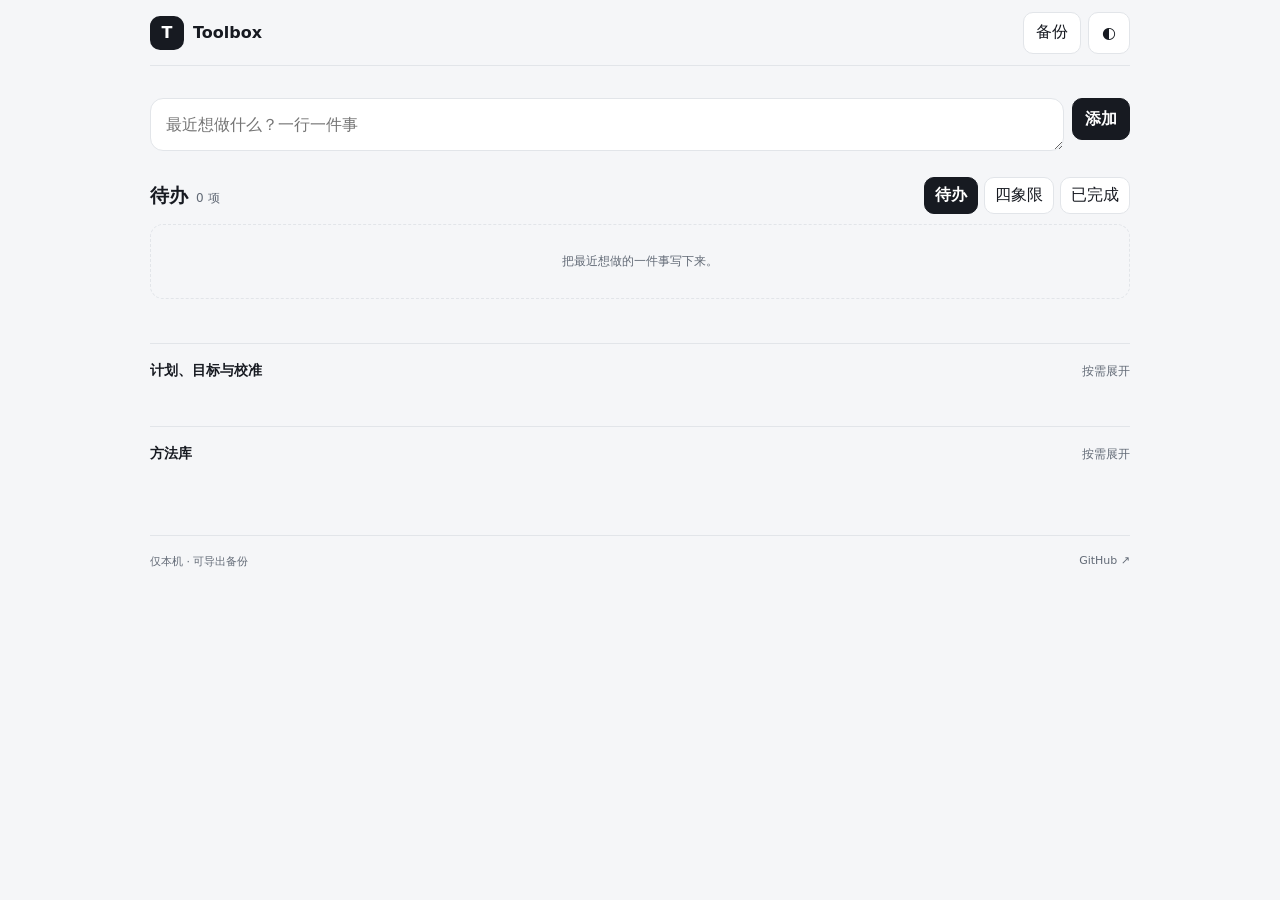
<file: index.html>
<!doctype html>
<html lang="zh-CN">
<head>
  <meta charset="utf-8" />
  <meta name="viewport" content="width=device-width,initial-scale=1" />
  <meta name="description" content="Toolbox：从一件待办出发，记录、思考、专注、复盘，并持续推进。" />
  <meta name="theme-color" content="#f5f6f8" />
  <meta name="mobile-web-app-capable" content="yes" />
  <meta name="apple-mobile-web-app-capable" content="yes" />
  <meta name="apple-mobile-web-app-title" content="Toolbox" />
  <title>Toolbox</title>
  <link rel="manifest" href="./manifest.webmanifest" />
  <link rel="icon" href="./pwa-icon-192.svg" type="image/svg+xml" />
  <link rel="stylesheet" href="./styles.css" />
  <link rel="stylesheet" href="./horizons.css" />
  <link rel="stylesheet" href="./calibration.css" />
  <link rel="stylesheet" href="./readability.css" />
</head>
<body>
  <div class="app-shell">
    <header class="topbar">
      <a class="brand" href="#" aria-label="Toolbox 首页"><span class="brand-mark">T</span><span class="brand-copy"><strong>Toolbox</strong></span></a>
      <div class="top-actions"><button id="dataBtn" class="ghost-btn" type="button">备份</button><button id="themeBtn" class="icon-btn" type="button" aria-label="切换主题">◐</button></div>
    </header>
    <main>
      <section class="task-center" aria-label="待办事项">
        <div class="task-capture"><textarea id="taskInput" class="task-capture-input" rows="1" placeholder="最近想做什么？一行一件事" autocomplete="off"></textarea><button id="addTaskBtn" class="primary-btn" type="button">添加</button></div>
        <div class="task-section-head"><div><h2>待办</h2><span id="taskCount" class="result-count"></span></div><div class="task-filters"><button id="taskFilterOpen" class="mini-btn active" type="button">待办</button><button id="taskFilterMatrix" class="mini-btn" type="button">四象限</button><button id="taskFilterDone" class="mini-btn" type="button">已完成</button></div></div>
        <div id="taskList" class="task-list"></div>
      </section>

      <details class="horizon-section">
        <summary><strong>计划、目标与校准</strong><span>按需展开</span></summary>
        <div id="horizonMount" class="horizon-mount"></div>
        <div id="calibrationMount"></div>
      </details>

      <details class="method-section">
        <summary class="method-summary"><strong>方法库</strong><span>按需展开</span></summary>
        <div class="method-body">
          <div class="section-heading method-heading" aria-hidden="true"><h2 id="sectionTitle">方法工具</h2><span id="resultCount" class="result-count"></span></div>
          <div class="tool-finder"><div class="search-wrap"><span aria-hidden="true">⌕</span><input id="searchInput" type="search" placeholder="搜索任务拆解、决策记录、原因探索、复盘…" autocomplete="off" /><kbd>/</kbd></div><div id="categoryTabs" class="chips" aria-label="工具分类"></div></div>
          <div id="toolGrid" class="tool-grid"></div>
          <div id="emptyState" class="empty-state" hidden><div>⌕</div><h3>没有找到匹配的方法</h3><p>换个关键词，或切回“全部”。</p></div>
        </div>
      </details>
    </main>
    <footer><span>仅本机 · 可导出备份</span><a href="https://github.com/SeekerThinker/toolbox" target="_blank" rel="noreferrer">GitHub ↗</a></footer>
  </div>
  <dialog id="toolDialog"><div class="dialog-shell"><div class="dialog-head"><div><span id="dialogIcon" class="tool-icon"></span><div><div class="dialog-title-row"><h2 id="dialogTitle"></h2><span id="dialogLocalBadge" class="local-badge">本地处理</span></div><p id="dialogDesc"></p></div></div><button id="closeDialogBtn" class="icon-btn" type="button" aria-label="关闭">×</button></div><div id="toolMount" class="tool-mount"></div></div></dialog>
  <script defer src="./core.js"></script><script defer src="./tools-focus.js"></script><script defer src="./tools-thinking.js"></script><script defer src="./tasks.js"></script><script defer src="./horizons.js"></script><script defer src="./calibration.js"></script><script defer src="./pwa.js"></script><script defer src="./capture.js"></script>
</body>
</html>
</file>
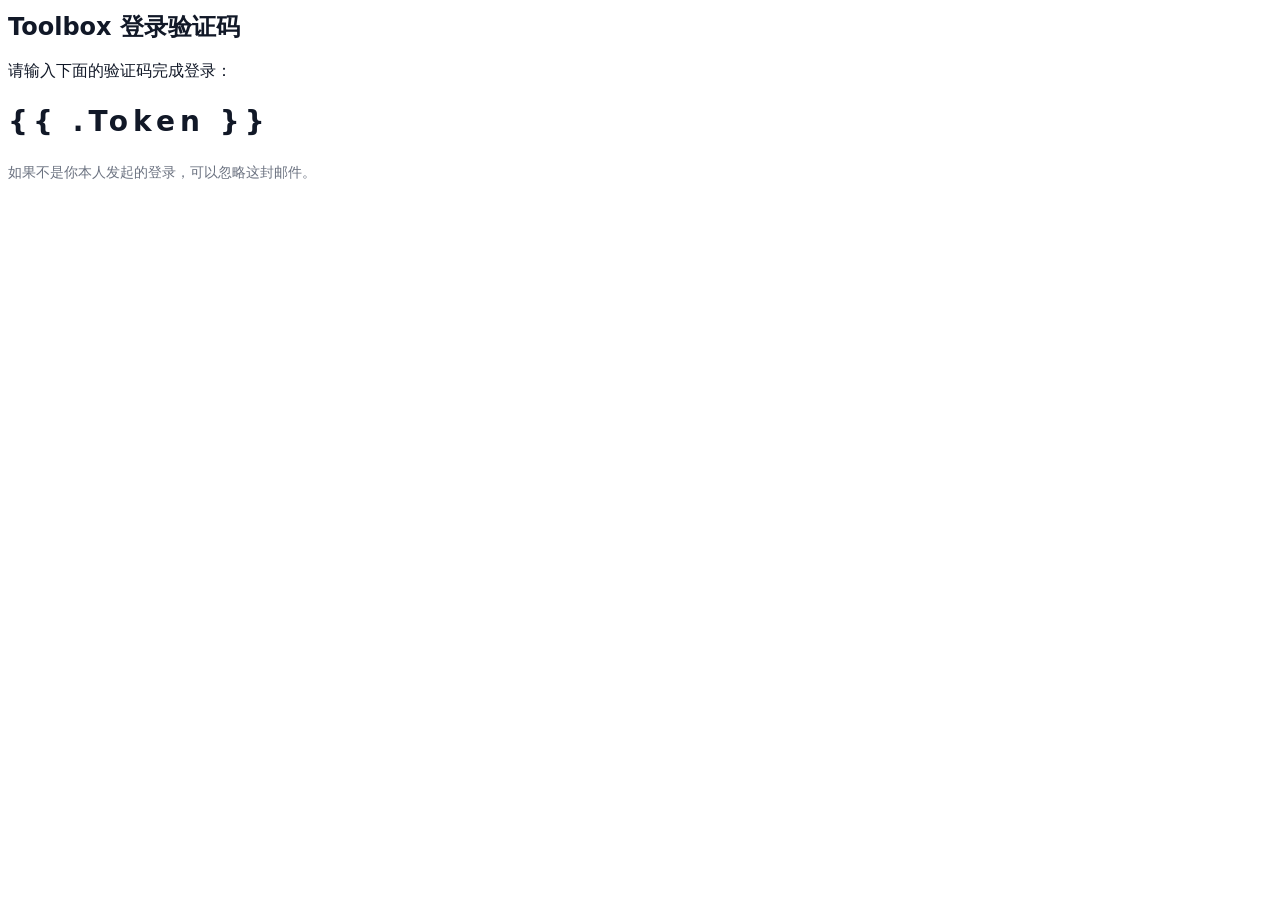
<file: supabase/templates/magic_link.html>
<!doctype html>
<html lang="zh-CN">
  <body style="font-family:system-ui,-apple-system,BlinkMacSystemFont,'Segoe UI',sans-serif;line-height:1.6;color:#111827;">
    <h2 style="margin:0 0 12px;">Toolbox 登录验证码</h2>
    <p style="margin:0 0 16px;">请输入下面的验证码完成登录：</p>
    <p style="font-size:28px;font-weight:700;letter-spacing:0.18em;margin:0 0 16px;">{{ .Token }}</p>
    <p style="margin:0;color:#6b7280;font-size:14px;">如果不是你本人发起的登录，可以忽略这封邮件。</p>
  </body>
</html>
</file>
<file: styles.css>
:root{--bg:#f5f6f8;--panel:#fff;--panel-soft:#fafbfc;--text:#171a21;--muted:#727985;--line:#e2e5e9;--line-strong:#d3d8df;--accent:#4f5ee8;--accent-soft:#eef0ff;--success:#17845c;--success-soft:#eaf8f1;--danger:#c7445b;--danger-soft:#fff0f3;--shadow:0 16px 42px rgba(24,32,58,.10)}
:root[data-theme="dark"]{--bg:#101319;--panel:#191e27;--panel-soft:#141820;--text:#f2f4f7;--muted:#9ba4b0;--line:#2c333d;--line-strong:#3b4450;--accent:#8d97ff;--accent-soft:#252b52;--success:#72d7ae;--success-soft:#17342b;--danger:#ff8da1;--danger-soft:#3a2229;--shadow:0 18px 52px rgba(0,0,0,.3)}
*{box-sizing:border-box}html{scroll-behavior:smooth}body{margin:0;background:var(--bg);color:var(--text);font-family:Inter,ui-sans-serif,system-ui,-apple-system,BlinkMacSystemFont,"Segoe UI","PingFang SC","Microsoft YaHei",sans-serif}a{color:inherit}button,input,textarea,select{font:inherit;color:inherit}button:focus-visible,input:focus-visible,textarea:focus-visible,select:focus-visible,summary:focus-visible{outline:3px solid var(--accent-soft);outline-offset:2px}
.app-shell{width:min(980px,calc(100% - 28px));margin:auto}.topbar{min-height:66px;display:flex;align-items:center;justify-content:space-between;border-bottom:1px solid var(--line)}.brand{display:flex;align-items:center;gap:9px;text-decoration:none}.brand-mark{width:34px;height:34px;border-radius:10px;display:grid;place-items:center;background:var(--text);color:var(--panel);font-weight:850}.top-actions{display:flex;gap:7px}
.ghost-btn,.icon-btn,.primary-btn,.secondary-btn,.danger-btn,.mini-btn{border:1px solid var(--line);background:var(--panel);cursor:pointer;border-radius:10px;transition:.15s ease}.ghost-btn,.primary-btn,.secondary-btn,.danger-btn{padding:9px 12px}.icon-btn{width:38px;height:38px}.mini-btn{padding:7px 10px}.mini-btn.active,.primary-btn{background:var(--text);color:var(--panel);border-color:var(--text);font-weight:700}.danger-btn{color:var(--danger);background:var(--danger-soft);border-color:transparent}button:hover{border-color:var(--line-strong)}
.task-center{padding:32px 0 44px}.task-capture{display:grid;grid-template-columns:1fr auto;gap:8px;align-items:start}.task-capture-input{min-height:52px;max-height:150px;resize:vertical;border:1px solid var(--line);border-radius:13px;background:var(--panel);padding:14px 15px;font-size:16px;line-height:1.45;outline:none}.task-capture-input:focus{border-color:var(--accent);box-shadow:0 0 0 3px var(--accent-soft)}.task-section-head{display:flex;justify-content:space-between;align-items:center;margin:26px 0 10px;gap:12px}.task-section-head>div:first-child{display:flex;align-items:baseline;gap:9px}.task-section-head h2,.section-heading h2{margin:0;font-size:19px;letter-spacing:-.025em}.task-filters{display:flex;gap:6px;overflow-x:auto}.task-list{display:grid;gap:7px}.task-row{display:grid;grid-template-columns:auto 1fr;align-items:center;border:1px solid var(--line);background:var(--panel);border-radius:13px;min-height:62px}.task-check{margin-left:12px;width:23px;height:23px;border-radius:50%;border:1px solid var(--line-strong);background:transparent;cursor:pointer;color:var(--success);font-weight:900;padding:0}.task-main{border:0;background:transparent;text-align:left;padding:12px 14px;cursor:pointer;display:grid;gap:4px}.task-main strong{font-size:14px}.task-main span{font-size:10px;color:var(--muted)}.task-row.is-done .task-main strong{text-decoration:line-through;color:var(--muted)}.task-row:hover{border-color:rgba(79,94,232,.3)}.task-empty{border:1px dashed var(--line);border-radius:13px;padding:28px;text-align:center;color:var(--muted);font-size:12px}.result-count{color:var(--muted);font-size:10px}
.priority-matrix{display:grid;grid-template-columns:1fr 1fr;gap:9px}.priority-cell{min-height:150px;border:1px solid var(--line);background:var(--panel);border-radius:13px;padding:11px}.priority-cell-head{display:flex;justify-content:space-between;gap:8px;align-items:baseline;margin-bottom:9px}.priority-cell-head strong{font-size:11px}.priority-cell-head span{font-size:9px;color:var(--muted)}.priority-tasks,.unclassified-tasks{display:grid;gap:6px}.priority-task{display:grid;gap:3px;width:100%;border:1px solid var(--line);background:var(--panel-soft);border-radius:9px;padding:8px;text-align:left;cursor:pointer}.priority-task strong{font-size:11px}.priority-task span,.unclassified-tasks>span{font-size:9px;color:var(--muted)}.unclassified-tasks{margin-top:10px;border-top:1px solid var(--line);padding-top:10px}
.method-section{border-top:1px solid var(--line);padding:0 0 54px}.method-summary{display:flex;align-items:center;justify-content:space-between;gap:12px;padding:18px 0;cursor:pointer;list-style:none;color:var(--muted);font-size:11px}.method-summary::-webkit-details-marker{display:none}.method-summary strong{color:var(--text);font-size:13px}.method-section[open] .method-summary{border-bottom:1px solid var(--line);margin-bottom:18px}.method-body{padding-bottom:10px}.method-heading{display:none}.section-heading{display:flex;justify-content:space-between;align-items:baseline;margin-bottom:10px}.tool-finder{padding:0 0 14px}.search-wrap{min-height:46px;display:flex;align-items:center;gap:9px;padding:0 13px;background:var(--panel);border:1px solid var(--line);border-radius:11px}.search-wrap input{flex:1;min-width:0;border:0;outline:0;background:transparent}.search-wrap>span{color:var(--muted)}kbd{font-size:9px;color:var(--muted);border:1px solid var(--line);border-radius:5px;padding:2px 5px}.chips{display:flex;gap:5px;overflow:auto;margin-top:8px;scrollbar-width:none}.chips::-webkit-scrollbar{display:none}.chip{flex:0 0 auto;border:0;background:transparent;color:var(--muted);padding:5px 8px;border-radius:999px;font-size:10px;cursor:pointer}.chip.active{background:var(--accent-soft);color:var(--accent);font-weight:700}.tool-grid{display:grid;grid-template-columns:repeat(4,minmax(0,1fr));gap:8px}.tool-card{position:relative;border:1px solid var(--line);border-radius:13px;background:var(--panel);overflow:hidden;min-height:128px}.tool-main{width:100%;height:100%;min-height:128px;border:0;background:transparent;text-align:left;padding:13px;display:flex;flex-direction:column;align-items:flex-start;cursor:pointer}.tool-icon{width:33px;height:33px;border-radius:9px;display:grid;place-items:center;background:var(--accent-soft);color:var(--accent);font-size:13px;font-weight:800}.tool-card h3{margin:10px 25px 4px 0;font-size:13px}.tool-card p{margin:0;color:var(--muted);font-size:10px;line-height:1.5;display:-webkit-box;-webkit-line-clamp:2;-webkit-box-orient:vertical;overflow:hidden}.tag{margin-top:auto;padding-top:8px;font-size:9px;color:var(--muted)}.favorite{position:absolute;top:8px;right:8px;border:0;background:transparent;color:#a6abb4;cursor:pointer}.favorite.on{color:#e1a126}.empty-state{text-align:center;color:var(--muted);padding:40px}.empty-state h3{color:var(--text)}
footer{border-top:1px solid var(--line);padding:18px 0 28px;display:flex;justify-content:space-between;color:var(--muted);font-size:10px}footer a{text-decoration:none}footer a:hover{color:var(--accent)}
dialog{width:min(900px,calc(100% - 20px));max-height:90vh;padding:0;border:1px solid var(--line);border-radius:18px;color:var(--text);background:var(--panel);box-shadow:0 28px 80px rgba(0,0,0,.25)}dialog::backdrop{background:rgba(7,10,16,.46);backdrop-filter:blur(3px)}.dialog-shell{padding:19px}.dialog-head{display:flex;justify-content:space-between;gap:16px}.dialog-head>div{display:flex;gap:10px}.dialog-head h2{margin:1px 0 3px;font-size:18px}.dialog-head p{margin:0;color:var(--muted);font-size:10px}.dialog-title-row{display:flex;align-items:center;gap:7px}.local-badge{font-size:9px;border-radius:999px;padding:3px 6px;color:var(--success);background:var(--success-soft);font-weight:800}.tool-mount{margin-top:17px}
.editor-stack{display:grid;gap:11px}.field{display:grid;gap:6px}.field label{font-size:10px;color:var(--muted);font-weight:700}.text-input,.select-input,.input-area,.output-panel,.file-drop{width:100%;border:1px solid var(--line);border-radius:11px;background:var(--panel-soft);color:var(--text);outline:none}.text-input,.select-input{padding:10px 11px}.input-area{min-height:240px;resize:vertical;padding:12px;line-height:1.6}.input-area.short-area{min-height:130px}.input-area.mini-area{min-height:88px}.output-panel{min-height:78px;padding:12px;white-space:pre-wrap;line-height:1.55;overflow:auto}.file-drop{padding:14px;border-style:dashed}.toolbar{display:flex;gap:7px;flex-wrap:wrap;align-items:center}.divider{border:0;border-top:1px solid var(--line);width:100%}.two-col{display:grid;grid-template-columns:1fr 1fr;gap:10px}.three-col{display:grid;grid-template-columns:repeat(3,1fr);gap:10px}.metrics{display:grid;grid-template-columns:repeat(3,1fr);gap:8px}.task-metrics{grid-template-columns:repeat(3,1fr)}.compact-metrics .metric{padding:9px 10px}.metric{padding:11px;border:1px solid var(--line);border-radius:11px;background:var(--panel-soft)}.metric strong{display:block;font-size:20px}.metric span{font-size:9px;color:var(--muted)}.help-text,.stat-note{font-size:10px;color:var(--muted)}.inline-note{padding:9px 10px;border-radius:10px;background:var(--accent-soft);color:var(--muted);font-size:10px}
.task-minimal{display:grid;gap:10px}.task-title-input{font-size:16px;font-weight:720;background:var(--panel)}.task-primary-actions{display:flex;gap:7px;flex-wrap:wrap}.task-suggestion{display:grid;gap:3px;padding:9px 11px;border-radius:10px;background:var(--accent-soft)}.task-suggestion span{font-size:9px;color:var(--accent);font-weight:800}.task-suggestion p{margin:0;font-size:10px;color:var(--muted);line-height:1.5}
.task-capability{border:1px solid var(--line);border-radius:12px;background:var(--panel)}.task-capability>summary{display:flex;justify-content:space-between;gap:12px;align-items:center;padding:11px 12px;cursor:pointer;list-style:none}.task-capability>summary::-webkit-details-marker{display:none}.task-capability>summary strong{font-size:11px}.task-capability>summary span{font-size:9px;color:var(--muted)}.task-capability[open]>summary{border-bottom:1px solid var(--line)}.task-capability-body{display:grid;gap:10px;padding:11px 12px}.reflection-card{border-color:var(--line)}
.focus-action{text-align:center;font-size:14px;font-weight:750;line-height:1.5;padding:4px 12px}.timer-face{font-variant-numeric:tabular-nums;font-size:clamp(48px,10vw,80px);font-weight:850;letter-spacing:-.06em;text-align:center;padding:16px 0}.timer-face-small{font-size:56px}.timer-mode{text-align:center;color:var(--muted);font-size:10px}.session-list,.task-history{display:grid;gap:7px;max-height:280px;overflow:auto}.session-item,.task-history-item{border:1px solid var(--line);border-radius:10px;padding:9px;background:var(--panel-soft);font-size:10px}.session-item{display:flex;justify-content:space-between;gap:10px}.task-history-item span{display:flex;justify-content:space-between;gap:10px}.task-history-item small{color:var(--muted)}.task-history-item p{margin:5px 0 0;color:var(--muted);white-space:pre-wrap}.task-context{display:flex;justify-content:space-between;align-items:center;gap:10px;padding:10px;border:1px solid var(--line);border-radius:11px;background:var(--accent-soft);margin-bottom:2px}.task-context>div:first-child{display:grid;gap:2px}.task-context span{font-size:9px;color:var(--muted)}.task-context strong{font-size:12px}.task-action-grid{display:grid;grid-template-columns:repeat(3,1fr);gap:7px}
.table-scroll{overflow:auto}.score-table{width:100%;border-collapse:collapse;font-size:10px;min-width:580px}.score-table th,.score-table td{padding:7px;border-bottom:1px solid var(--line)}.score-table input{width:64px;padding:6px;border:1px solid var(--line);border-radius:7px;background:var(--panel-soft);color:var(--text)}.reflection-scale{display:flex;gap:6px;flex-wrap:wrap}.reflection-scale .active{background:var(--text);color:var(--panel);border-color:var(--text)}.mind-list{display:grid;gap:7px}.mind-row{display:grid;grid-template-columns:1fr auto;gap:7px}.matrix-grid{display:grid;grid-template-columns:1fr 1fr;gap:8px}.matrix-cell{border:1px solid var(--line);border-radius:11px;padding:9px;background:var(--panel-soft)}.matrix-cell h3{margin:0 0 6px;font-size:11px}.why-stack{display:grid;gap:7px}.why-row{display:grid;grid-template-columns:65px 1fr;gap:7px;align-items:center}.why-row span{font-size:9px;color:var(--muted)}.toast{position:fixed;left:50%;bottom:24px;transform:translateX(-50%);background:var(--text);color:var(--panel);padding:8px 11px;border-radius:9px;z-index:999;font-size:10px;box-shadow:var(--shadow)}
@media(max-width:850px){.tool-grid{grid-template-columns:repeat(3,1fr)}}
@media(max-width:680px){.app-shell{width:min(100% - 20px,980px)}.topbar{min-height:60px}.task-center{padding-top:22px}.tool-grid{grid-template-columns:repeat(2,1fr)}.two-col,.three-col,.priority-matrix,.matrix-grid{grid-template-columns:1fr}.task-action-grid{grid-template-columns:repeat(2,1fr)}.metrics,.task-metrics{grid-template-columns:repeat(3,1fr)}.dialog-shell{padding:14px}.task-context{align-items:flex-start;flex-direction:column}.task-section-head{align-items:flex-start;flex-direction:column}.task-filters{width:100%}}
@media(max-width:440px){.task-capture{grid-template-columns:1fr auto}.task-capture-input{min-width:0}.tool-grid{grid-template-columns:1fr}.metric strong{font-size:18px}.task-action-grid{grid-template-columns:1fr 1fr}.timer-face-small{font-size:48px}.task-primary-actions>*{flex:1 1 auto}.metrics,.task-metrics{grid-template-columns:repeat(3,1fr)}}
</file>
<file: horizons.css>
.horizon-section{border-top:1px solid var(--line);padding:0 0 28px}.horizon-section>summary{display:flex;align-items:center;justify-content:space-between;gap:12px;padding:18px 0;cursor:pointer;list-style:none;color:var(--muted);font-size:12px}.horizon-section>summary::-webkit-details-marker{display:none}.horizon-section>summary strong{color:var(--text);font-size:14px}.horizon-section[open]>summary{border-bottom:1px solid var(--line);margin-bottom:16px}.horizon-mount{display:grid;gap:12px;padding-bottom:8px}.horizon-tabs{display:flex;gap:6px;overflow:auto;scrollbar-width:none}.horizon-tabs::-webkit-scrollbar{display:none}.horizon-period-head{display:flex;align-items:center;justify-content:space-between;gap:12px}.horizon-period-head>div:first-child{display:grid;gap:2px}.horizon-period-head strong{font-size:16px}.horizon-period-head span{font-size:11px;color:var(--muted)}.horizon-metrics{display:grid;grid-template-columns:repeat(3,1fr);gap:8px}.horizon-form{display:grid;gap:10px;padding:12px;border:1px solid var(--line);border-radius:13px;background:var(--panel)}.horizon-facts{display:grid;gap:7px;border-top:1px solid var(--line);padding-top:10px}.horizon-facts>span{font-size:11px;color:var(--muted);font-weight:750}.horizon-facts>button{border:1px solid var(--line);border-radius:9px;background:var(--panel);padding:9px 10px;text-align:left;cursor:pointer}.horizon-facts p{margin:0;font-size:11px;color:var(--muted)}
.goal-create{display:grid;grid-template-columns:1fr auto;gap:8px}.goal-list{display:grid;gap:8px}.goal-card{display:grid;gap:9px;border:1px solid var(--line);border-radius:13px;background:var(--panel);padding:11px}.goal-card-head{display:flex;align-items:center;justify-content:space-between;gap:10px}.goal-card-head>div{display:grid;gap:3px}.goal-card-head strong{font-size:14px}.goal-card-head span{font-size:11px;color:var(--muted)}.goal-cadence{display:flex;align-items:center;justify-content:space-between;gap:10px;border-top:1px solid var(--line);padding-top:8px}.goal-cadence>label{font-size:11px;color:var(--muted);font-weight:700}.goal-cadence>div{display:grid;grid-template-columns:minmax(82px,110px) auto;gap:7px}.goal-card details{border-top:1px solid var(--line);padding-top:8px}.goal-card summary{display:flex;justify-content:space-between;cursor:pointer;font-size:11px;color:var(--muted)}.goal-links{display:grid;gap:7px;padding-top:8px}.goal-links>div:not(.goal-link-add){display:grid;grid-template-columns:1fr auto;gap:7px}.goal-links>div>button:first-child{border:0;background:transparent;text-align:left;padding:6px 0;cursor:pointer}.goal-link-add{display:grid;grid-template-columns:1fr auto;gap:7px}.goal-archive{justify-self:start;border:0;background:transparent;color:var(--muted);font-size:11px;cursor:pointer;padding:3px 0}
@media(max-width:680px){.horizon-period-head{align-items:flex-start;flex-direction:column}.horizon-metrics{grid-template-columns:repeat(2,1fr)}.goal-create,.goal-link-add{grid-template-columns:1fr}.goal-card-head,.goal-cadence{align-items:flex-start;flex-direction:column}.goal-cadence>div{width:100%;grid-template-columns:1fr auto}.goal-links>div:not(.goal-link-add){grid-template-columns:1fr auto}}
</file>
<file: calibration.css>
.calibration-layer{border-top:1px solid var(--line);margin-top:12px}.calibration-layer>summary,.calibration-section>summary{display:flex;align-items:center;justify-content:space-between;gap:12px;cursor:pointer;list-style:none}.calibration-layer>summary::-webkit-details-marker,.calibration-section>summary::-webkit-details-marker{display:none}.calibration-layer>summary{padding:15px 0;color:var(--muted);font-size:10px}.calibration-layer>summary strong{color:var(--text);font-size:12px}.calibration-body{display:grid;gap:10px;padding-bottom:8px}.calibration-metrics{display:grid;grid-template-columns:repeat(4,1fr);gap:8px}.calibration-observations{display:grid;gap:7px}.calibration-observations>div{border:1px solid var(--line);border-radius:11px;background:var(--panel);padding:10px 11px;font-size:10px;line-height:1.55}.calibration-section{border:1px solid var(--line);border-radius:12px;background:var(--panel)}.calibration-section>summary{padding:10px 11px}.calibration-section>summary strong{font-size:11px}.calibration-section>summary span{font-size:9px;color:var(--muted)}.calibration-section[open]>summary{border-bottom:1px solid var(--line)}.calibration-period-grid{display:grid;grid-template-columns:1fr 1fr;gap:8px;padding:10px}.calibration-period{display:grid;gap:7px;border:1px solid var(--line);border-radius:10px;background:var(--panel-soft);padding:9px}.calibration-period>div:first-child{display:flex;justify-content:space-between;gap:8px}.calibration-period strong{font-size:11px}.calibration-period span,.calibration-period p{font-size:9px;color:var(--muted)}.calibration-period p{margin:0}.calibration-period pre{margin:0;white-space:pre-wrap;font:inherit;font-size:9px;line-height:1.5}.calibration-goal-list,.calibration-decision-list{display:grid;gap:8px;padding:10px}.calibration-goal,.calibration-decision{display:grid;gap:8px;border:1px solid var(--line);border-radius:10px;background:var(--panel-soft);padding:9px}.calibration-goal>div:first-child,.calibration-decision>div:first-child{display:grid;gap:3px}.calibration-goal strong,.calibration-decision strong{font-size:11px}.calibration-goal span,.calibration-decision span{font-size:9px;color:var(--muted)}
@media(max-width:680px){.calibration-metrics,.calibration-period-grid{grid-template-columns:repeat(2,1fr)}}
@media(max-width:440px){.calibration-metrics,.calibration-period-grid{grid-template-columns:1fr 1fr}}
</file>
<file: readability.css>
:root{--muted:#626a76}.ghost-btn,.primary-btn,.secondary-btn,.danger-btn{min-height:42px}.icon-btn{min-width:42px;min-height:42px}.task-check{width:32px;height:32px;margin-left:9px}.task-main span,.result-count{font-size:12px}.priority-cell-head strong,.priority-task strong{font-size:12px}.priority-cell-head span,.priority-task span,.unclassified-tasks>span{font-size:11px}.method-summary{font-size:12px}.method-summary strong{font-size:14px}.chip{font-size:11px;padding:7px 10px}.tool-card p{font-size:12px}.tag{font-size:11px}footer{font-size:11px}.dialog-head p{font-size:12px}.local-badge{font-size:10px}.field label{font-size:12px}.metric span{font-size:11px}.help-text,.stat-note,.inline-note{font-size:11px}.task-suggestion span{font-size:10px}.task-suggestion p{font-size:12px}.task-capability>summary strong{font-size:12px}.task-capability>summary span{font-size:11px}.timer-mode{font-size:11px}.session-item,.task-history-item{font-size:11px}.task-context span{font-size:11px}.score-table{font-size:11px}.why-row span{font-size:11px}.toast{font-size:12px}.task-primary-actions .danger-btn{margin-left:auto}.calibration-layer>summary{font-size:11px}.calibration-layer>summary strong{font-size:13px}.calibration-observations>div{font-size:11px}.calibration-section>summary strong{font-size:12px}.calibration-section>summary span{font-size:11px}.calibration-period strong,.calibration-goal strong,.calibration-decision strong{font-size:12px}.calibration-period span,.calibration-period p,.calibration-period pre,.calibration-goal span,.calibration-decision span{font-size:11px}
@media(max-width:680px){.ghost-btn,.primary-btn,.secondary-btn,.danger-btn,.icon-btn{min-height:44px}.mini-btn{min-height:40px}.task-check{width:36px;height:36px;margin-left:7px}.task-capture .primary-btn{min-height:52px;min-width:64px}}
</file>
